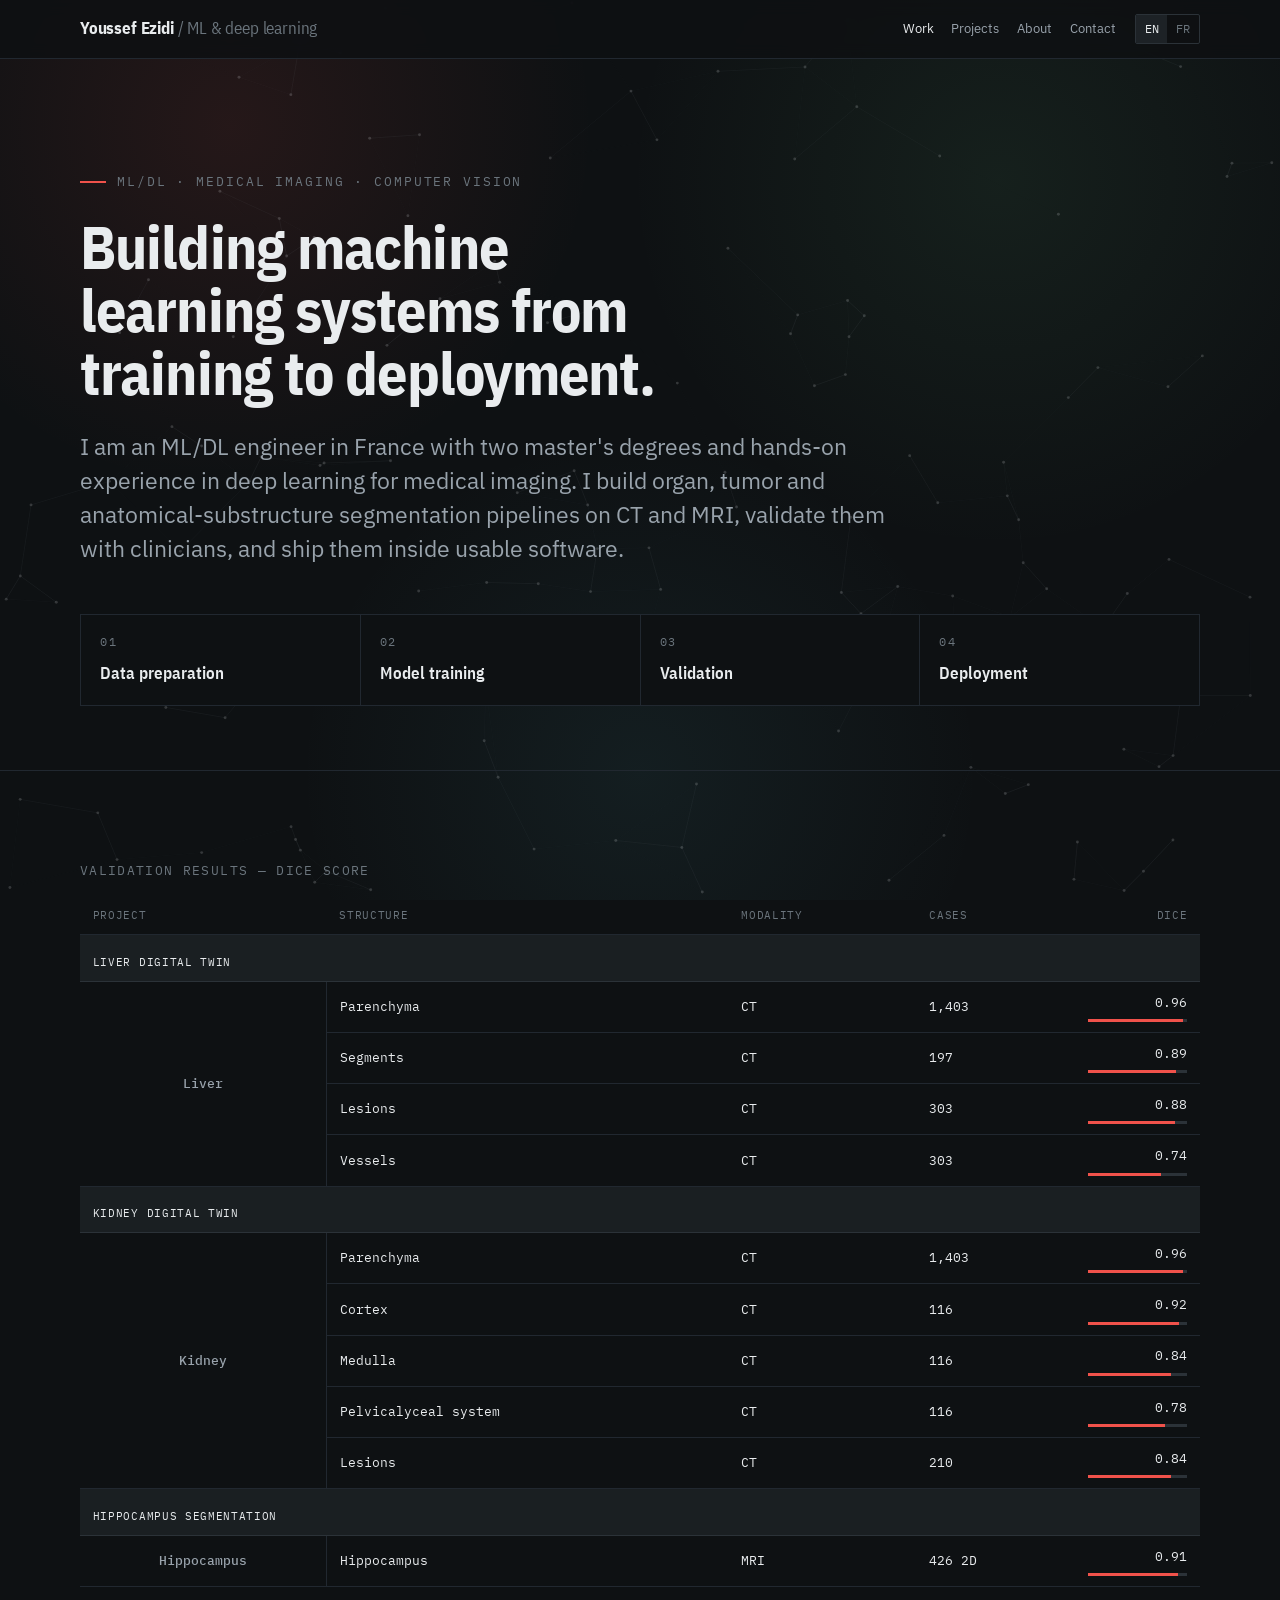
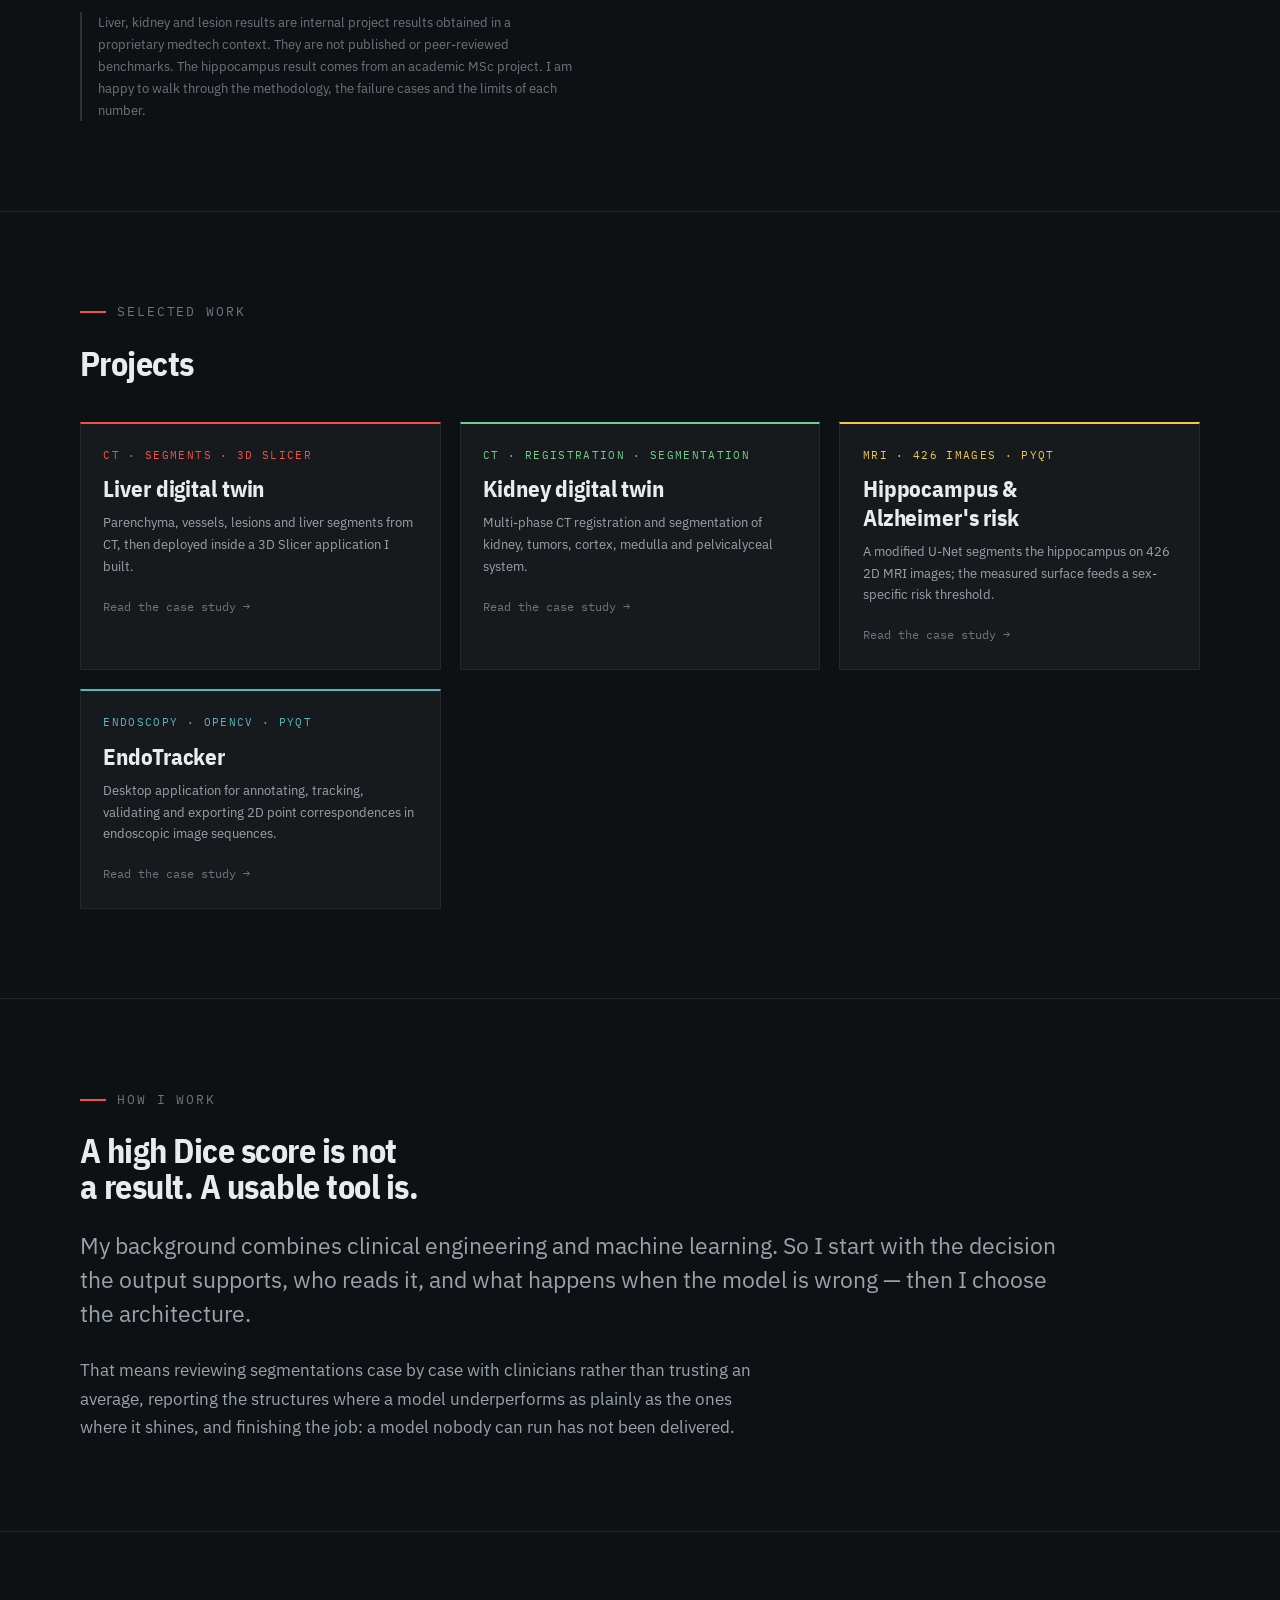
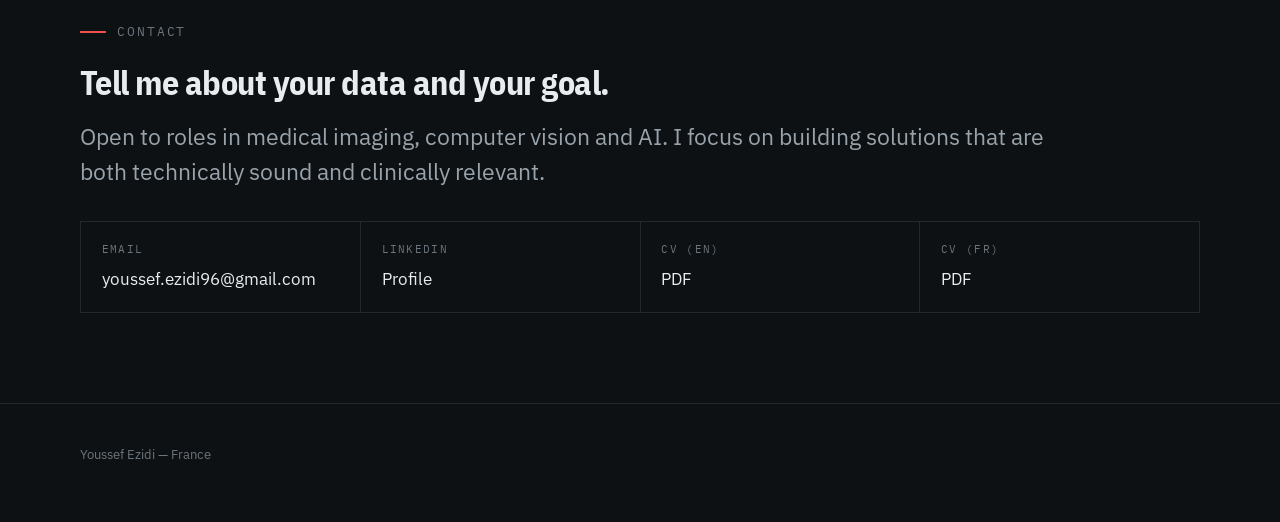
<file: index.html>
<!DOCTYPE html>
<html lang="en" data-lang="en">
<head>
<meta charset="utf-8">
<meta name="viewport" content="width=device-width, initial-scale=1">
<title data-en="Youssef Ezidi — ML/DL, medical imaging, computer vision" data-fr="Youssef Ezidi — ML/DL, imagerie médicale, vision par ordinateur">Youssef Ezidi — ML/DL, medical imaging, computer vision</title>
<meta name="description" content="ML/DL engineer in France: CT and MRI segmentation, model validation, and clinical software deployment.">
<link rel="preconnect" href="https://fonts.googleapis.com">
<link rel="preconnect" href="https://fonts.gstatic.com" crossorigin>
<link href="https://fonts.googleapis.com/css2?family=IBM+Plex+Mono:wght@400;500&family=IBM+Plex+Sans+Condensed:wght@600;700&family=IBM+Plex+Sans:wght@400;500;600&display=swap" rel="stylesheet">
<link rel="stylesheet" href="assets/css/style.css">
</head>
<body>
<a class="skip" href="#main"><span lang="en">Skip to content</span><span lang="fr">Aller au contenu</span></a>
<header class="topbar">
  <div class="wrap topbar__in">
    <a class="brand" href="index.html">Youssef Ezidi <span>/ ML & deep learning</span></a>
    <nav class="nav">
      <a href="index.html"><span lang="en">Work</span><span lang="fr">Projets</span></a>
      <a href="#projects"><span lang="en">Projects</span><span lang="fr">Projets</span></a>
      <a href="about.html"><span lang="en">About</span><span lang="fr">Parcours</span></a>
      <a href="#contact">Contact</a>
    </nav>
    <div class="langswitch" role="group" aria-label="Language">
      <button type="button" data-lang="en" aria-pressed="true">EN</button>
      <button type="button" data-lang="fr" aria-pressed="false">FR</button>
    </div>
  </div>
</header>
<main id="main">

<section class="wrap hero">
  <p class="eyebrow"><span lang="en">ML/DL · Medical imaging · Computer vision</span><span lang="fr">ML/DL · Imagerie médicale · Vision par ordinateur</span></p>
  <h1><span lang="en">Building machine learning systems from training to deployment.</span><span lang="fr">Construire des systèmes de machine learning, de l'entraînement au déploiement.</span></h1>
  <p class="lede"><span lang="en">I am an ML/DL engineer in France with two master's degrees and hands-on experience in deep learning for medical imaging. I build organ, tumor and anatomical-substructure segmentation pipelines on CT and MRI, validate them with clinicians, and ship them inside usable software.</span><span lang="fr">Je suis ingénieur ML/DL en France, avec un double master et une expérience concrète du deep learning appliqué à l'imagerie médicale. Je construis des pipelines de segmentation d'organes, de tumeurs et de sous-structures anatomiques sur CT et IRM, les valide avec des cliniciens, puis les intègre dans des logiciels utilisables.</span></p>

  <div class="pipeline">
    <div><b>01</b><span><span lang="en">Data preparation</span><span lang="fr">Préparation des données</span></span></div>
    <div><b>02</b><span><span lang="en">Model training</span><span lang="fr">Entraînement</span></span></div>
    <div><b>03</b><span><span lang="en">Validation</span><span lang="fr">Validation</span></span></div>
    <div><b>04</b><span><span lang="en">Deployment</span><span lang="fr">Déploiement</span></span></div>
  </div>
</section>

<section class="section">
  <div class="wrap">
    <table class="metrics">
      <caption><span lang="en">Validation results — Dice score</span><span lang="fr">Résultats de validation — Dice score</span></caption>
      <thead><tr>
        <th><span lang="en">Project</span><span lang="fr">Projet</span></th>
        <th><span lang="en">Structure</span><span lang="fr">Structure</span></th>
        <th><span lang="en">Modality</span><span lang="fr">Modalité</span></th>
        <th><span lang="en">Cases</span><span lang="fr">Volumes</span></th>
        <th>Dice</th>
      </tr></thead>
      <tbody>
<tr class="metric-group"><th colspan="5"><span lang="en">Liver digital twin</span><span lang="fr">Jumeau numérique hépatique</span></th></tr>
<tr><td class="metric-project" rowspan="4"><span lang="en">Liver</span><span lang="fr">Foie</span></td><td><span lang="en">Parenchyma</span><span lang="fr">Parenchyme</span></td><td class="mono">CT</td><td class="mono">1,403</td><td class="dice">0.96<span class="bar"><i style="width:96%"></i></span></td></tr>
<tr><td><span lang="en">Segments</span><span lang="fr">Segments hépatiques</span></td><td class="mono">CT</td><td class="mono">197</td><td class="dice">0.89<span class="bar"><i style="width:89%"></i></span></td></tr>
<tr><td><span lang="en">Lesions</span><span lang="fr">Lésions hépatiques</span></td><td class="mono">CT</td><td class="mono">303</td><td class="dice">0.88<span class="bar"><i style="width:88%"></i></span></td></tr>
<tr><td><span lang="en">Vessels</span><span lang="fr">Vaisseaux hépatiques</span></td><td class="mono">CT</td><td class="mono">303</td><td class="dice">0.74<span class="bar"><i style="width:74%"></i></span></td></tr>
<tr class="metric-group"><th colspan="5"><span lang="en">Kidney digital twin</span><span lang="fr">Jumeau numérique rénal</span></th></tr>
<tr><td class="metric-project" rowspan="5"><span lang="en">Kidney</span><span lang="fr">Rein</span></td><td><span lang="en">Parenchyma</span><span lang="fr">Parenchyme</span></td><td class="mono">CT</td><td class="mono">1,403</td><td class="dice">0.96<span class="bar"><i style="width:96%"></i></span></td></tr>
<tr><td><span lang="en">Cortex</span><span lang="fr">Cortex rénal</span></td><td class="mono">CT</td><td class="mono">116</td><td class="dice">0.92<span class="bar"><i style="width:92%"></i></span></td></tr>
<tr><td><span lang="en">Medulla</span><span lang="fr">Médulla rénale</span></td><td class="mono">CT</td><td class="mono">116</td><td class="dice">0.84<span class="bar"><i style="width:84%"></i></span></td></tr>
<tr><td><span lang="en">Pelvicalyceal system</span><span lang="fr">Système pyélocaliciel</span></td><td class="mono">CT</td><td class="mono">116</td><td class="dice">0.78<span class="bar"><i style="width:78%"></i></span></td></tr>
<tr><td><span lang="en">Lesions</span><span lang="fr">Lésions rénales</span></td><td class="mono">CT</td><td class="mono">210</td><td class="dice">0.84<span class="bar"><i style="width:84%"></i></span></td></tr>
<tr class="metric-group"><th colspan="5"><span lang="en">Hippocampus segmentation</span><span lang="fr">Segmentation de l'hippocampe</span></th></tr>
<tr><td class="metric-project"><span lang="en">Hippocampus</span><span lang="fr">Hippocampe</span></td><td><span lang="en">Hippocampus</span><span lang="fr">Hippocampe</span></td><td class="mono">MRI</td><td class="mono">426 2D</td><td class="dice">0.91<span class="bar"><i style="width:91%"></i></span></td></tr>
      </tbody>
    </table>
    <p class="note"><span lang="en">Liver, kidney and lesion results are internal project results obtained in a proprietary medtech context. They are not published or peer-reviewed benchmarks. The hippocampus result comes from an academic MSc project. I am happy to walk through the methodology, the failure cases and the limits of each number.</span><span lang="fr">Les résultats foie, rein et lésions sont des résultats internes obtenus en contexte medtech propriétaire. Ils ne constituent ni un benchmark publié ni un travail revu par les pairs. Le résultat hippocampe provient d'un projet académique de master. Je peux détailler la méthodologie, les cas d'échec et les limites de chaque chiffre.</span></p>
  </div>
</section>

<section class="section" id="projects">
  <div class="wrap">
    <p class="eyebrow"><span lang="en">Selected work</span><span lang="fr">Projets</span></p>
    <h2><span lang="en">Projects</span><span lang="fr">Projets</span></h2>
    <div class="cards">
<a class="card" href="liver.html" style="--plane: var(--axial)"><span class="tag">CT · Segments · 3D Slicer</span><h3><span lang="en">Liver digital twin</span><span lang="fr">Jumeau numérique hépatique</span></h3><p><span lang="en">Parenchyma, vessels, lesions and liver segments from CT, then deployed inside a 3D Slicer application I built.</span><span lang="fr">Parenchyme, vaisseaux, lésions et segments hépatiques sur CT, puis déployés dans une application 3D Slicer que j'ai développée.</span></p><span class="go"><span lang="en">Read the case study &rarr;</span><span lang="fr">Lire l'étude de cas &rarr;</span></span></a>
<a class="card" href="kidney.html" style="--plane: var(--coronal)"><span class="tag">CT · Registration · Segmentation</span><h3><span lang="en">Kidney digital twin</span><span lang="fr">Jumeau numérique rénal</span></h3><p><span lang="en">Multi-phase CT registration and segmentation of kidney, tumors, cortex, medulla and pelvicalyceal system.</span><span lang="fr">Recalage CT multi-phase et segmentation du rein, des tumeurs, du cortex, de la médulla et du système pyélocaliciel.</span></p><span class="go"><span lang="en">Read the case study &rarr;</span><span lang="fr">Lire l'étude de cas &rarr;</span></span></a>
<a class="card" href="hippocampus.html" style="--plane: var(--sagittal)"><span class="tag">MRI · 426 images · PyQt</span><h3><span lang="en">Hippocampus & Alzheimer's risk</span><span lang="fr">Hippocampe et risque d'Alzheimer</span></h3><p><span lang="en">A modified U-Net segments the hippocampus on 426 2D MRI images; the measured surface feeds a sex-specific risk threshold.</span><span lang="fr">Un U-Net modifié segmente l'hippocampe sur 426 images IRM 2D ; la surface mesurée alimente un seuil de risque spécifique au sexe.</span></p><span class="go"><span lang="en">Read the case study &rarr;</span><span lang="fr">Lire l'étude de cas &rarr;</span></span></a>
<a class="card" href="endoscopy.html" style="--plane: var(--optical)"><span class="tag">Endoscopy · OpenCV · PyQt</span><h3>EndoTracker</h3><p><span lang="en">Desktop application for annotating, tracking, validating and exporting 2D point correspondences in endoscopic image sequences.</span><span lang="fr">Application desktop pour annoter, suivre, valider et exporter des correspondances de points 2D dans des séquences d'images endoscopiques.</span></p><span class="go"><span lang="en">Read the case study &rarr;</span><span lang="fr">Lire l'étude de cas &rarr;</span></span></a>
    </div>
  </div>
</section>

<section class="section">
  <div class="wrap">
    <p class="eyebrow"><span lang="en">How I work</span><span lang="fr">Ma façon de travailler</span></p>
    <h2 style="max-width:22ch"><span lang="en">A high Dice score is not a result. A usable tool is.</span><span lang="fr">Un Dice élevé n'est pas un résultat. Un outil utilisable en est un.</span></h2>
    <p class="lede" style="margin-top:1.5rem"><span lang="en">My background combines clinical engineering and machine learning. So I start with the decision the output supports, who reads it, and what happens when the model is wrong — then I choose the architecture.</span><span lang="fr">Mon parcours combine l'ingénierie clinique et le machine learning. Je commence donc par la décision que la sortie doit soutenir, par qui la lit, et par ce qui se passe quand le modèle se trompe — puis je choisis l'architecture.</span></p>
    <p style="margin-top:1.5rem;color:var(--soft)"><span lang="en">That means reviewing segmentations case by case with clinicians rather than trusting an average, reporting the structures where a model underperforms as plainly as the ones where it shines, and finishing the job: a model nobody can run has not been delivered.</span><span lang="fr">Concrètement : relire les segmentations cas par cas avec les cliniciens plutôt que de se fier à une moyenne, rapporter aussi clairement les structures où le modèle échoue que celles où il excelle, et aller au bout : un modèle que personne ne peut lancer n'est pas livré.</span></p>
  </div>
</section>

<section class="section" id="contact">
  <div class="wrap">
    <p class="eyebrow">Contact</p>
    <h2><span lang="en">Tell me about your data and your goal.</span><span lang="fr">Parlez-moi de vos données et de votre objectif.</span></h2>
    <p class="lede" style="margin-top:1.2rem"><span lang="en">Open to roles in medical imaging, computer vision and AI. I focus on building solutions that are both technically sound and clinically relevant.</span><span lang="fr">Ouvert aux postes en imagerie médicale, vision par ordinateur et IA. Je me concentre sur la construction de solutions à la fois techniquement solides et cliniquement pertinentes.</span></p>
    <div class="contact">
      <a href="mailto:youssef.ezidi96@gmail.com"><b>Email</b>youssef.ezidi96@gmail.com</a>
      <a href="https://www.linkedin.com/in/youssef-ezidi-624b08156/" rel="noopener"><b>LinkedIn</b><span lang="en">Profile</span><span lang="fr">Profil</span></a>
      <a href="files/cv-youssef-ezidi-en.pdf"><b>CV (EN)</b>PDF</a>
      <a href="files/cv-youssef-ezidi-fr.pdf"><b>CV (FR)</b>PDF</a>
    </div>
  </div>
</section>
</main>
<footer>
  <div class="wrap">
    <span>Youssef Ezidi — France</span>
  </div>
</footer>
<script src="assets/js/site.js"></script>
</body>
</html>
</file>
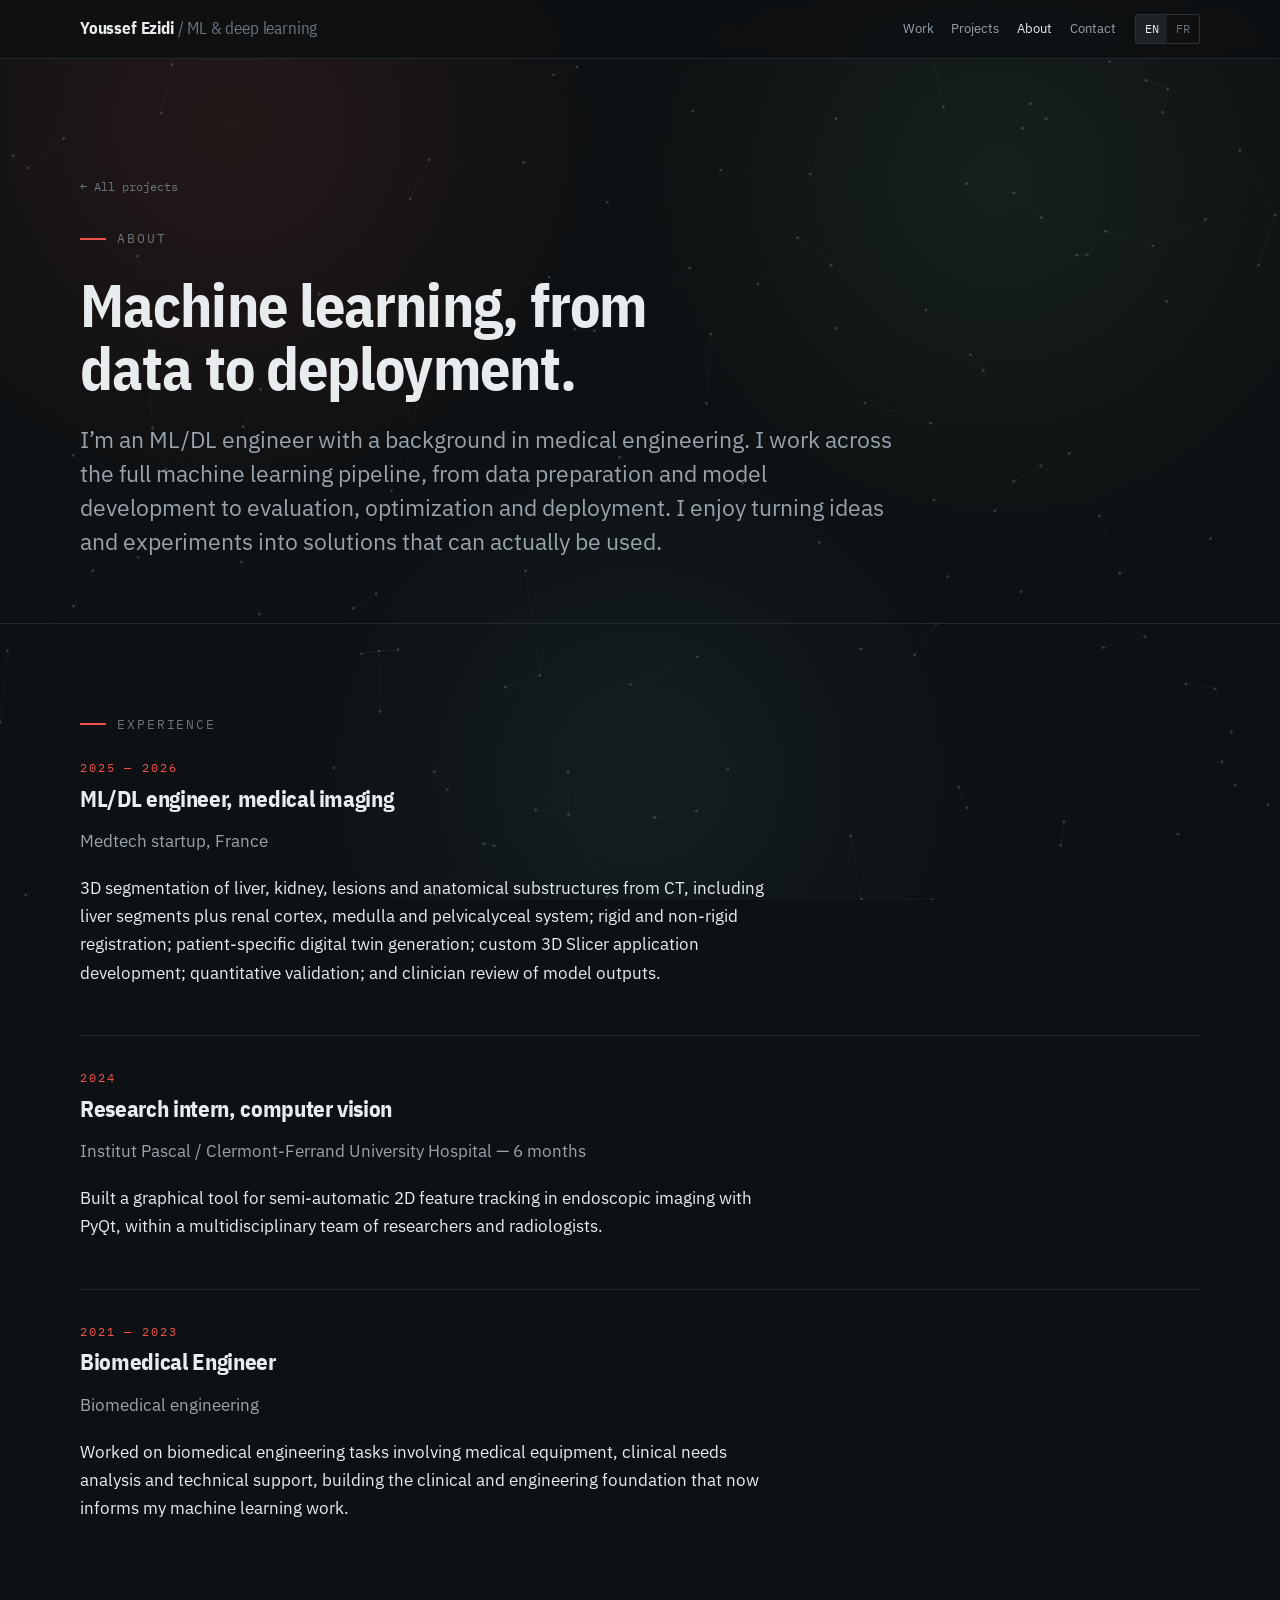
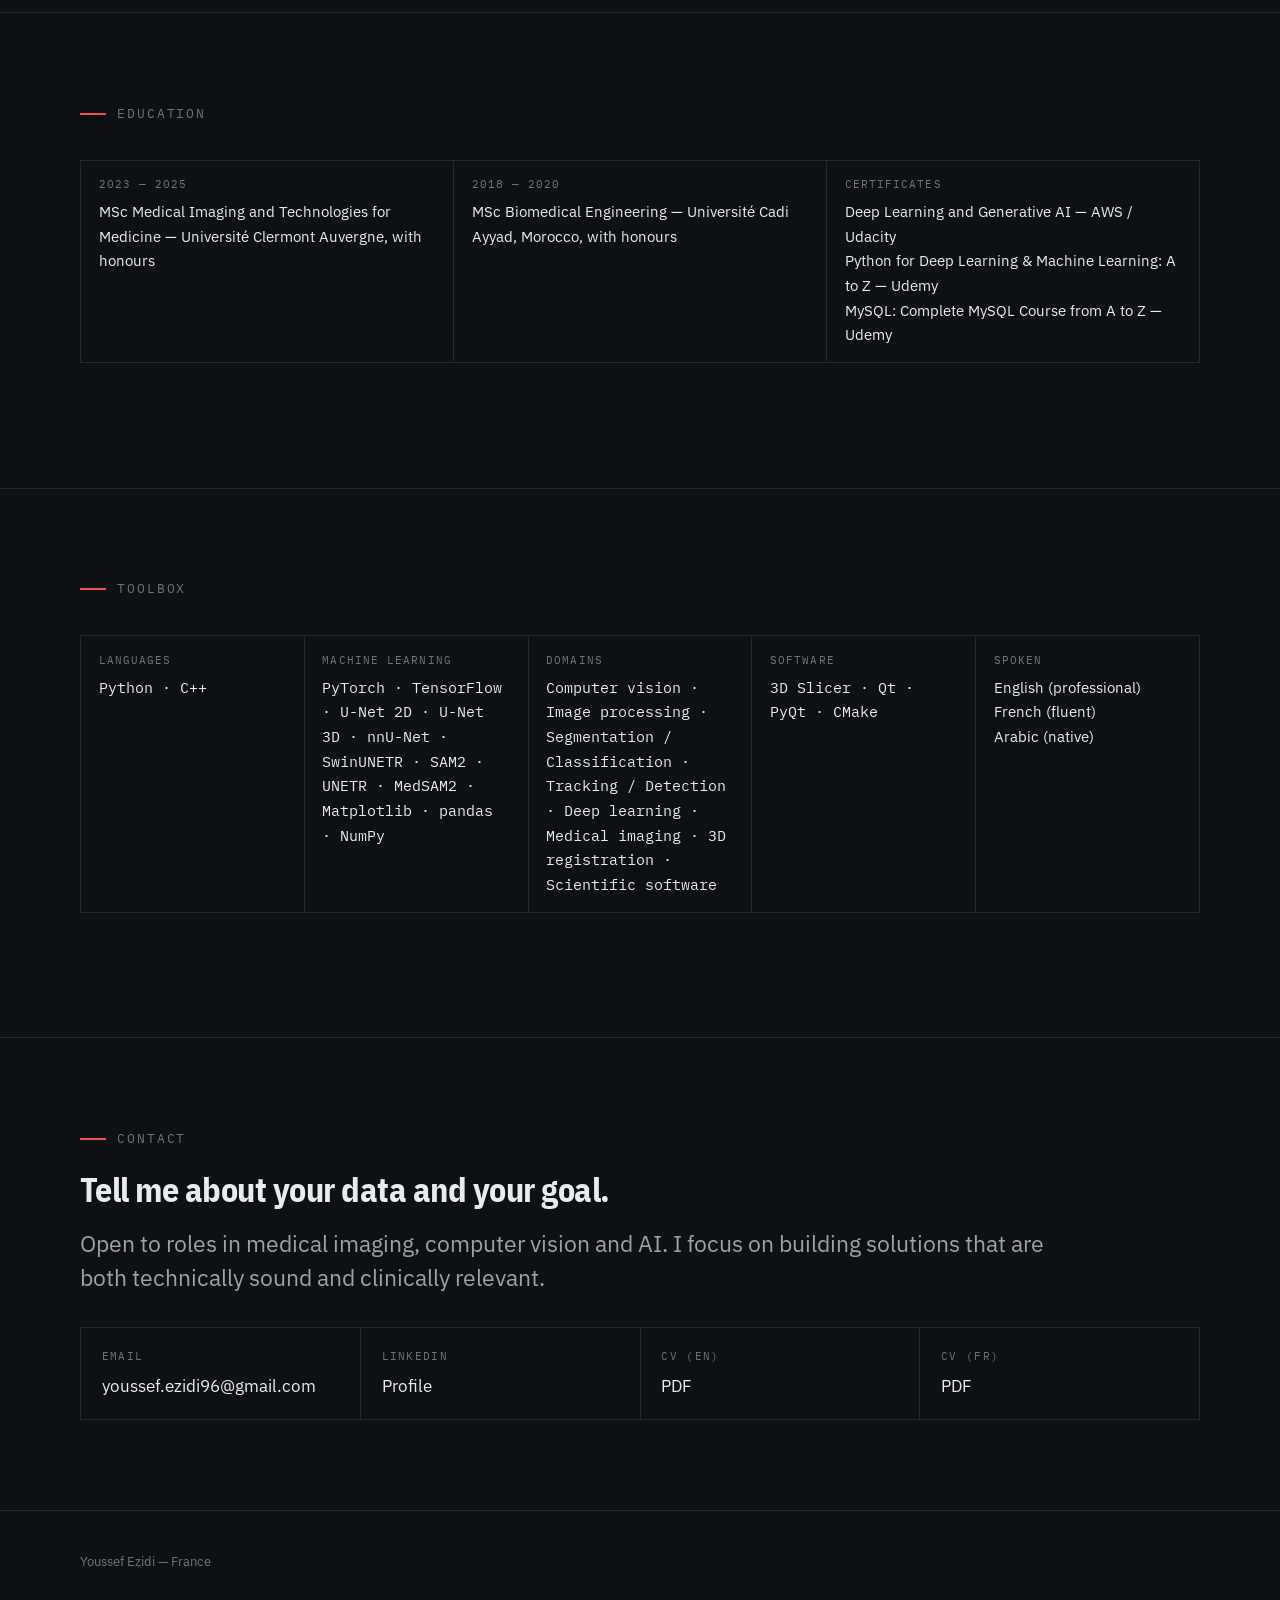
<file: about.html>
<!DOCTYPE html>
<html lang="en" data-lang="en">
<head>
<meta charset="utf-8">
<meta name="viewport" content="width=device-width, initial-scale=1">
<title data-en="About — Youssef Ezidi" data-fr="Parcours — Youssef Ezidi">About — Youssef Ezidi</title>
<meta name="description" content="ML/DL engineer in France specialising in medical imaging, computer vision and clinical software.">
<link rel="preconnect" href="https://fonts.googleapis.com">
<link rel="preconnect" href="https://fonts.gstatic.com" crossorigin>
<link href="https://fonts.googleapis.com/css2?family=IBM+Plex+Mono:wght@400;500&family=IBM+Plex+Sans+Condensed:wght@600;700&family=IBM+Plex+Sans:wght@400;500;600&display=swap" rel="stylesheet">
<link rel="stylesheet" href="assets/css/style.css">
</head>
<body>
<a class="skip" href="#main"><span lang="en">Skip to content</span><span lang="fr">Aller au contenu</span></a>
<header class="topbar">
  <div class="wrap topbar__in">
    <a class="brand" href="index.html">Youssef Ezidi <span>/ ML & deep learning</span></a>
    <nav class="nav">
      <a href="index.html"><span lang="en">Work</span><span lang="fr">Projets</span></a>
      <a href="index.html#projects"><span lang="en">Projects</span><span lang="fr">Projets</span></a>
      <a href="about.html"><span lang="en">About</span><span lang="fr">Parcours</span></a>
      <a href="#contact">Contact</a>
    </nav>
    <div class="langswitch" role="group" aria-label="Language">
      <button type="button" data-lang="en" aria-pressed="true">EN</button>
      <button type="button" data-lang="fr" aria-pressed="false">FR</button>
    </div>
  </div>
</header>
<main id="main">

<section class="wrap hero">
  <a class="back" href="index.html"><span lang="en">&larr; All projects</span><span lang="fr">&larr; Tous les projets</span></a>
  <p class="eyebrow"><span lang="en">About</span><span lang="fr">Parcours</span></p>
  <h1><span lang="en">Machine learning, from data to deployment.</span><span lang="fr">Machine learning, de la donnée au déploiement.</span></h1>
  <p class="lede" style="margin-top:1.5rem"><span lang="en">I’m an ML/DL engineer with a background in medical engineering. I work across the full machine learning pipeline, from data preparation and model development to evaluation, optimization and deployment. I enjoy turning ideas and experiments into solutions that can actually be used.</span><span lang="fr">Je suis ingénieur ML/DL avec une formation en ingénierie médicale. Je travaille sur toute la chaîne machine learning, de la préparation des données et du développement des modèles jusqu'à l'évaluation, l'optimisation et le déploiement. J'aime transformer des idées et des expérimentations en solutions réellement utilisables.</span></p>
</section>

<section class="section">
  <div class="wrap">
    <p class="eyebrow"><span lang="en">Experience</span><span lang="fr">Expérience</span></p>
    <div class="phase" style="border-top:0;margin-top:1rem;padding-top:0">
      <p class="phase__n">2025 — 2026</p>
      <h2><span lang="en">ML/DL engineer, medical imaging</span><span lang="fr">Ingénieur ML/DL, imagerie médicale</span></h2>
      <p style="color:var(--soft)"><span lang="en">Medtech startup, France</span><span lang="fr">Startup medtech, France</span></p>
      <p style="margin-top:1rem"><span lang="en">3D segmentation of liver, kidney, lesions and anatomical substructures from CT, including liver segments plus renal cortex, medulla and pelvicalyceal system; rigid and non-rigid registration; patient-specific digital twin generation; custom 3D Slicer application development; quantitative validation; and clinician review of model outputs.</span><span lang="fr">Segmentation 3D du foie, du rein, des lésions et de sous-structures anatomiques sur CT, incluant les segments hépatiques ainsi que le cortex, la médulla et le système pyélocaliciel du rein ; recalage rigide et non rigide ; génération de jumeaux numériques patient-spécifiques ; développement d'une application 3D Slicer sur mesure ; validation quantitative ; et revue des sorties des modèles avec les cliniciens.</span></p>
    </div>
    <div class="phase">
      <p class="phase__n">2024</p>
      <h2><span lang="en">Research intern, computer vision</span><span lang="fr">Stagiaire recherche, vision par ordinateur</span></h2>
      <p style="color:var(--soft)"><span lang="en">Institut Pascal / Clermont-Ferrand University Hospital — 6 months</span><span lang="fr">Institut Pascal / CHU de Clermont-Ferrand — 6 mois</span></p>
      <p style="margin-top:1rem"><span lang="en">Built a graphical tool for semi-automatic 2D feature tracking in endoscopic imaging with PyQt, within a multidisciplinary team of researchers and radiologists.</span><span lang="fr">Développement d'un outil graphique de suivi semi-automatique de points 2D en imagerie endoscopique avec PyQt, au sein d'une équipe pluridisciplinaire de chercheurs et de radiologues.</span></p>
    </div>
    <div class="phase">
      <p class="phase__n">2021 — 2023</p>
      <h2><span lang="en">Biomedical Engineer</span><span lang="fr">Ingénieur biomédical</span></h2>
      <p style="color:var(--soft)"><span lang="en">Biomedical engineering</span><span lang="fr">Ingénierie biomédicale</span></p>
      <p style="margin-top:1rem"><span lang="en">Worked on biomedical engineering tasks involving medical equipment, clinical needs analysis and technical support, building the clinical and engineering foundation that now informs my machine learning work.</span><span lang="fr">Travail sur des missions d'ingénierie biomédicale liées aux équipements médicaux, à l'analyse des besoins cliniques et au support technique, avec une base clinique et technique qui nourrit aujourd'hui mon travail en machine learning.</span></p>
    </div>
  </div>
</section>

<section class="section">
  <div class="wrap">
    <p class="eyebrow"><span lang="en">Education</span><span lang="fr">Formation</span></p>
    <dl class="facts">
      <div><dt>2023 — 2025</dt><dd><span lang="en">MSc Medical Imaging and Technologies for Medicine — Université Clermont Auvergne, with honours</span><span lang="fr">Master Imagerie et Technologies pour la Médecine — Université Clermont Auvergne, mention bien</span></dd></div>
      <div><dt>2018 — 2020</dt><dd><span lang="en">MSc Biomedical Engineering — Université Cadi Ayyad, Morocco, with honours</span><span lang="fr">Master Génie Biomédical — Université Cadi Ayyad, Maroc, mention bien</span></dd></div>
      <div><dt><span lang="en">Certificates</span><span lang="fr">Certificats</span></dt><dd><span lang="en">Deep Learning and Generative AI — AWS / Udacity<br>Python for Deep Learning &amp; Machine Learning: A to Z — Udemy<br>MySQL: Complete MySQL Course from A to Z — Udemy</span><span lang="fr">Deep Learning and Generative AI — AWS / Udacity<br>Python for Deep Learning &amp; Machine Learning: A to Z — Udemy<br>MySQL : Complete MySQL Course from A to Z — Udemy</span></dd></div>
    </dl>
  </div>
</section>

<section class="section">
  <div class="wrap">
    <p class="eyebrow"><span lang="en">Toolbox</span><span lang="fr">Outils</span></p>
    <dl class="facts">
      <div><dt><span lang="en">Languages</span><span lang="fr">Langages</span></dt><dd class="mono">Python · C++</dd></div>
      <div><dt><span lang="en">Machine learning</span><span lang="fr">Machine learning</span></dt><dd class="mono">PyTorch · TensorFlow · U-Net 2D · U-Net 3D · nnU-Net · SwinUNETR · SAM2 · UNETR · MedSAM2 · Matplotlib · pandas · NumPy</dd></div>
      <div><dt><span lang="en">Domains</span><span lang="fr">Domaines</span></dt><dd class="mono"><span lang="en">Computer vision · Image processing · Segmentation / Classification · Tracking / Detection · Deep learning · Medical imaging · 3D registration · Scientific software</span><span lang="fr">Vision par ordinateur · Traitement d'images · Segmentation / Classification · Tracking / Détection · Deep learning · Imagerie médicale · Recalage 3D · Logiciel scientifique</span></dd></div>
      <div><dt><span lang="en">Software</span><span lang="fr">Logiciel</span></dt><dd class="mono">3D Slicer · Qt · PyQt · CMake</dd></div>
      <div><dt><span lang="en">Spoken</span><span lang="fr">Langues</span></dt><dd><span lang="en">English (professional)<br>French (fluent)<br>Arabic (native)</span><span lang="fr">Anglais (professionnel)<br>Français (courant)<br>Arabe (maternel)</span></dd></div>
    </dl>
  </div>
</section>

<section class="section" id="contact">
  <div class="wrap">
    <p class="eyebrow">Contact</p>
    <h2><span lang="en">Tell me about your data and your goal.</span><span lang="fr">Parlez-moi de vos données et de votre objectif.</span></h2>
    <p class="lede" style="margin-top:1.2rem"><span lang="en">Open to roles in medical imaging, computer vision and AI. I focus on building solutions that are both technically sound and clinically relevant.</span><span lang="fr">Ouvert aux postes en imagerie médicale, vision par ordinateur et IA. Je me concentre sur la construction de solutions à la fois techniquement solides et cliniquement pertinentes.</span></p>
    <div class="contact">
      <a href="mailto:youssef.ezidi96@gmail.com"><b>Email</b>youssef.ezidi96@gmail.com</a>
      <a href="https://www.linkedin.com/in/youssef-ezidi-624b08156/" rel="noopener"><b>LinkedIn</b><span lang="en">Profile</span><span lang="fr">Profil</span></a>
      <a href="files/cv-youssef-ezidi-en.pdf"><b>CV (EN)</b>PDF</a>
      <a href="files/cv-youssef-ezidi-fr.pdf"><b>CV (FR)</b>PDF</a>
    </div>
  </div>
</section>
</main>
<footer>
  <div class="wrap">
    <span>Youssef Ezidi — France</span>
  </div>
</footer>
<script src="assets/js/site.js"></script>
</body>
</html>
</file>
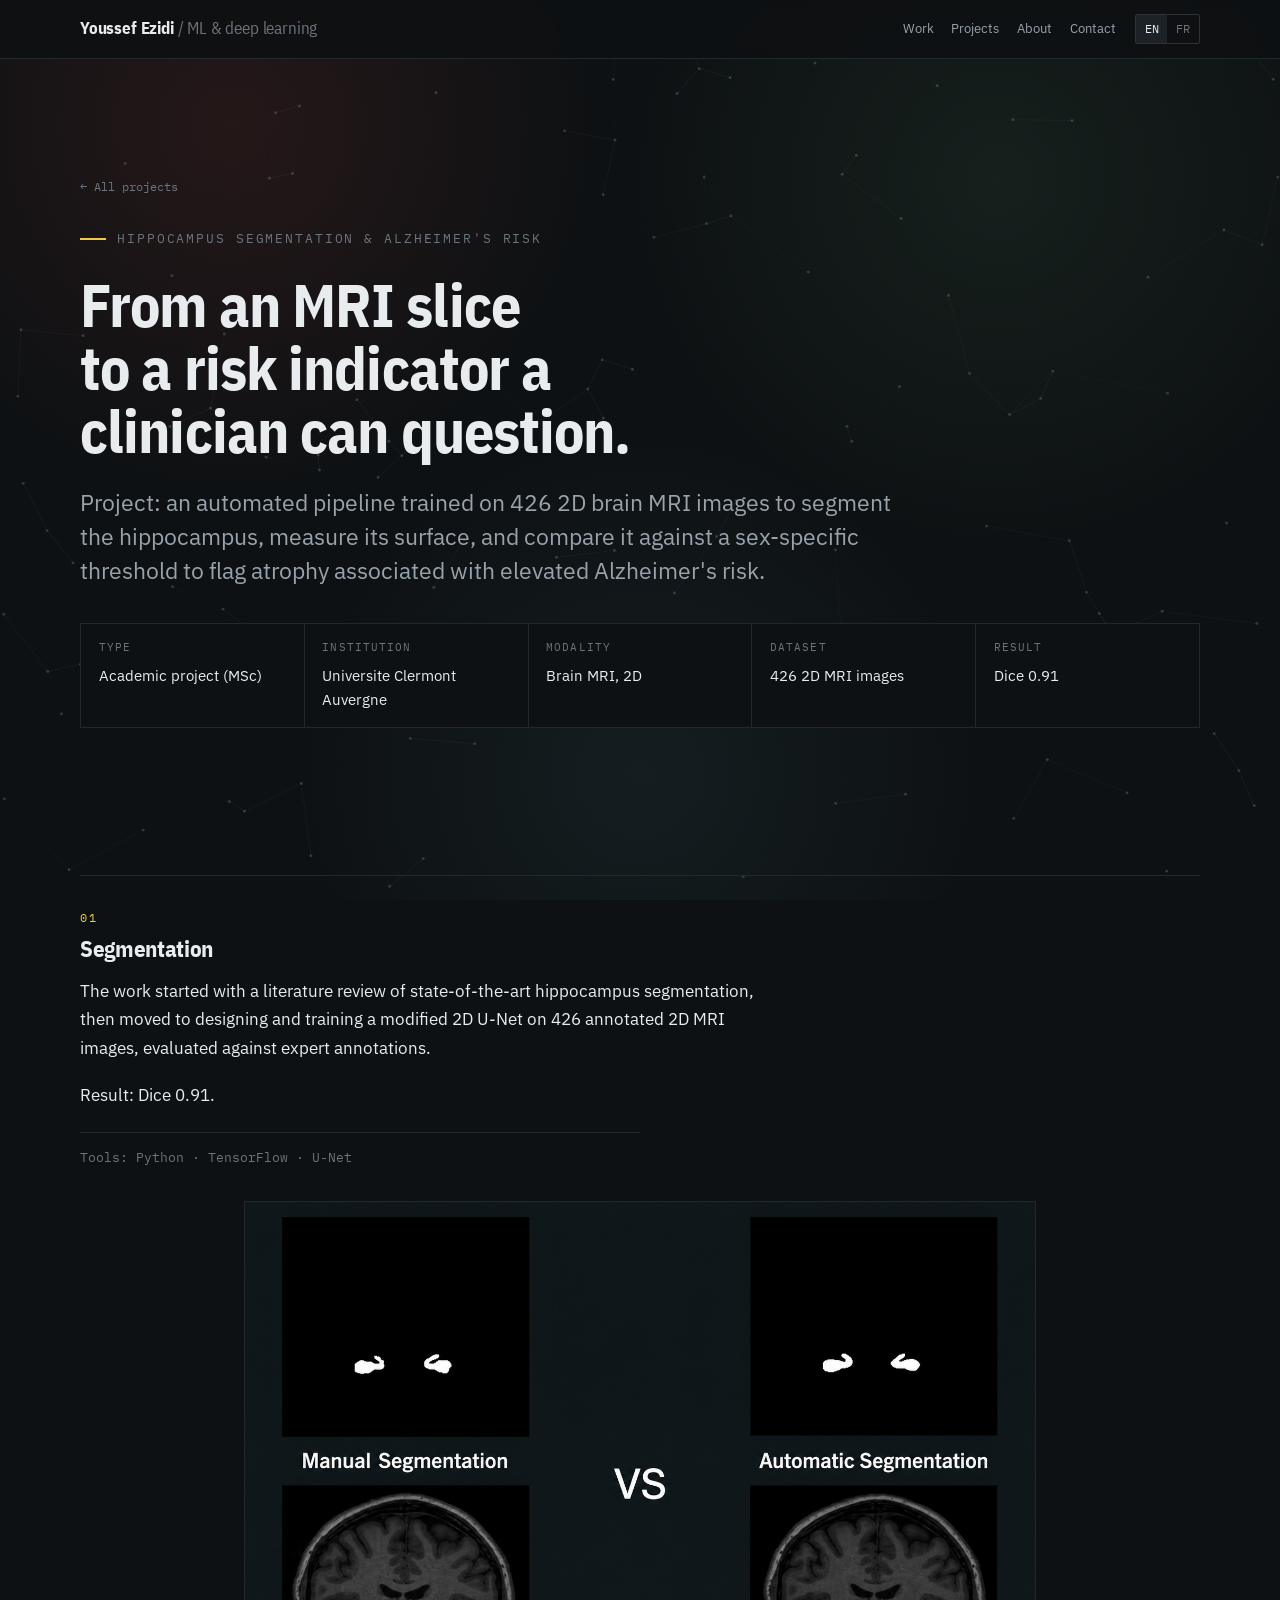
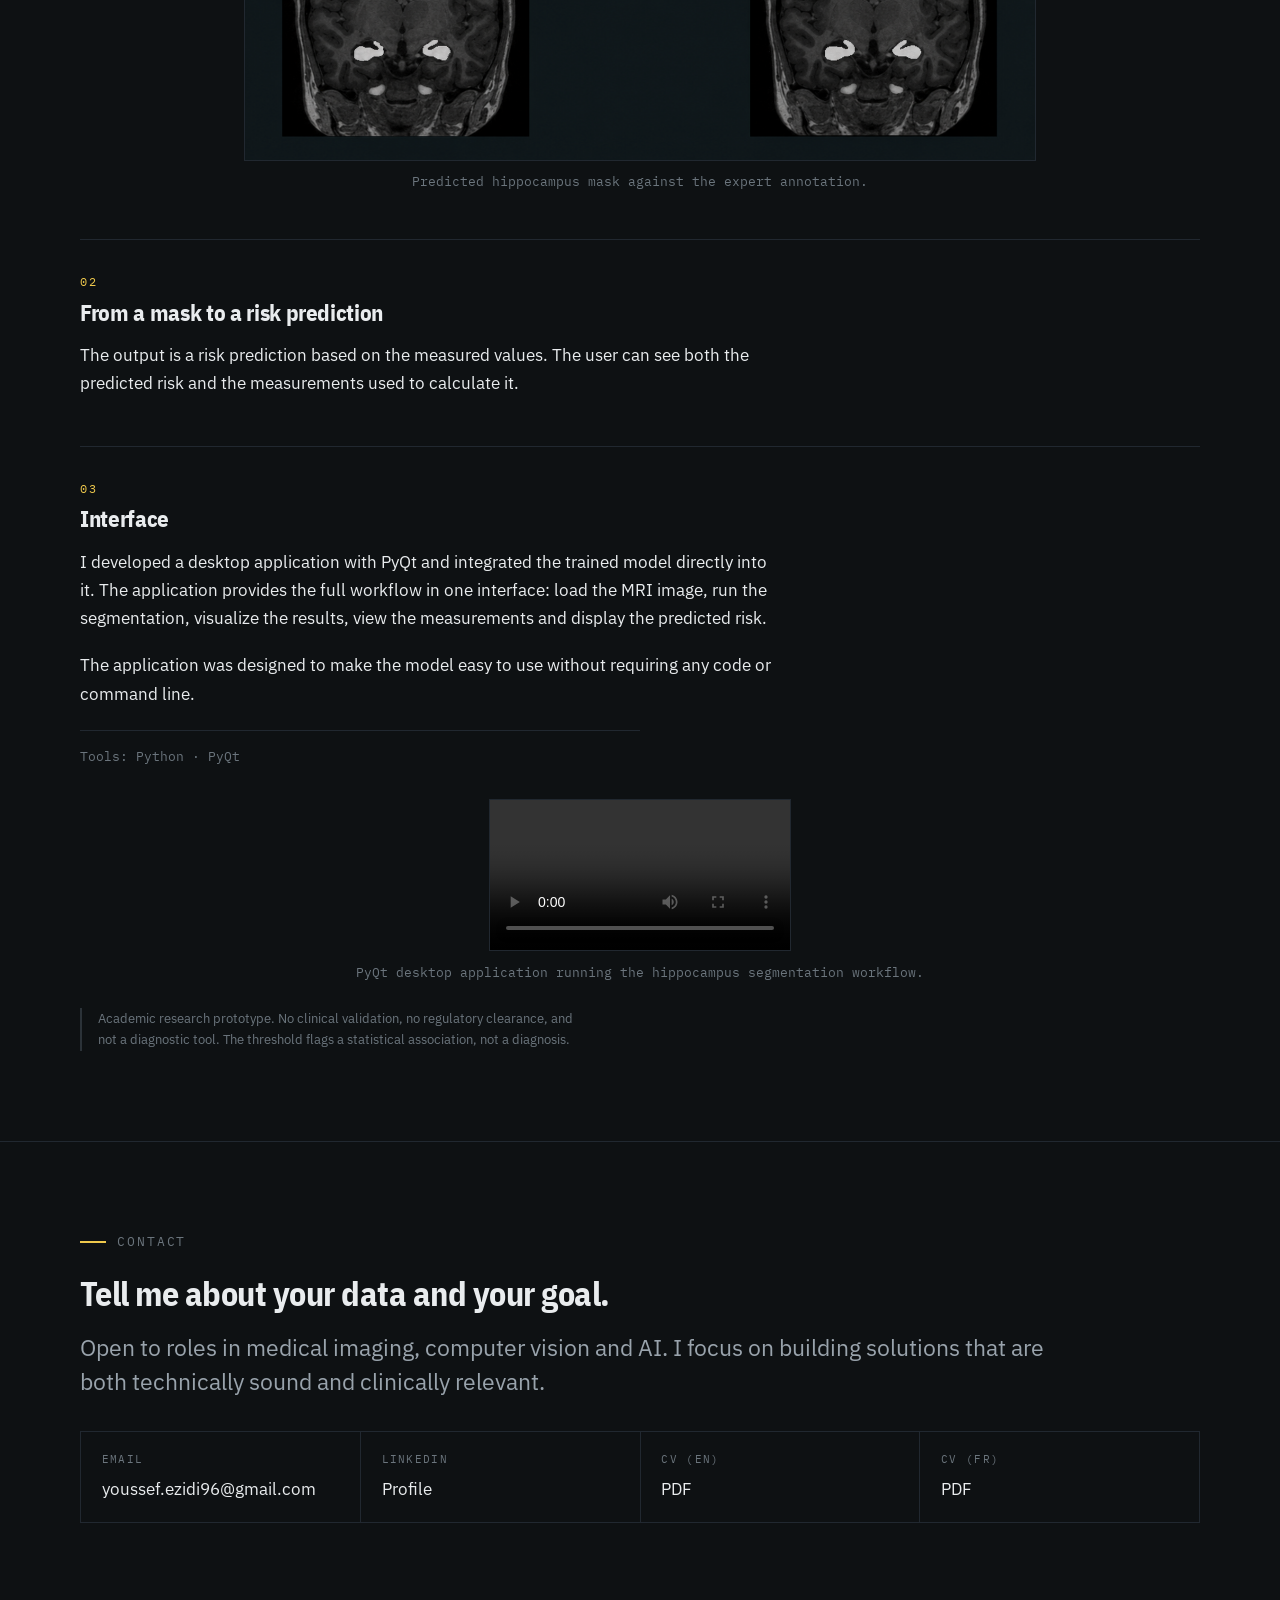
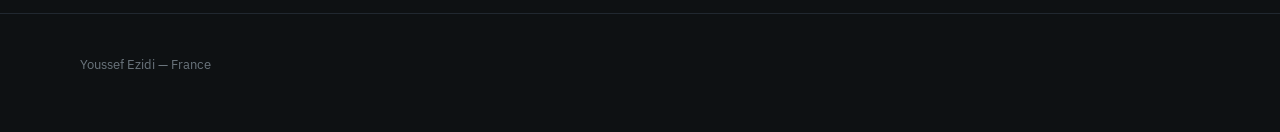
<file: hippocampus.html>
<!DOCTYPE html>
<html lang="en" data-lang="en" style="--plane: var(--sagittal); --accent: var(--sagittal)">
<head>
<meta charset="utf-8">
<meta name="viewport" content="width=device-width, initial-scale=1">
<title data-en="Hippocampus segmentation & Alzheimer's risk — Youssef Ezidi" data-fr="Segmentation de l'hippocampe et risque d'Alzheimer — Youssef Ezidi">Hippocampus segmentation & Alzheimer's risk — Youssef Ezidi</title>
<meta name="description" content="Modified U-Net segmentation of the hippocampus on 2D MRI, feeding a sex-specific atrophy threshold.">
<link rel="preconnect" href="https://fonts.googleapis.com">
<link rel="preconnect" href="https://fonts.gstatic.com" crossorigin>
<link href="https://fonts.googleapis.com/css2?family=IBM+Plex+Mono:wght@400;500&family=IBM+Plex+Sans+Condensed:wght@600;700&family=IBM+Plex+Sans:wght@400;500;600&display=swap" rel="stylesheet">
<link rel="stylesheet" href="assets/css/style.css">
</head>
<body class="case-hippocampus">
<a class="skip" href="#main"><span lang="en">Skip to content</span><span lang="fr">Aller au contenu</span></a>
<header class="topbar">
  <div class="wrap topbar__in">
    <a class="brand" href="index.html">Youssef Ezidi <span>/ ML & deep learning</span></a>
    <nav class="nav">
      <a href="index.html"><span lang="en">Work</span><span lang="fr">Projets</span></a>
      <a href="index.html#projects"><span lang="en">Projects</span><span lang="fr">Projets</span></a>
      <a href="about.html"><span lang="en">About</span><span lang="fr">Parcours</span></a>
      <a href="#contact">Contact</a>
    </nav>
    <div class="langswitch" role="group" aria-label="Language">
      <button type="button" data-lang="en" aria-pressed="true">EN</button>
      <button type="button" data-lang="fr" aria-pressed="false">FR</button>
    </div>
  </div>
</header>
<main id="main">

<section class="wrap hero">
  <a class="back" href="index.html"><span lang="en">&larr; All projects</span><span lang="fr">&larr; Tous les projets</span></a>
  <p class="eyebrow"><span lang="en">Hippocampus segmentation & Alzheimer's risk</span><span lang="fr">Segmentation de l'hippocampe et risque d'Alzheimer</span></p>
  <h1><span lang="en">From an MRI slice to a risk indicator a clinician can question.</span><span lang="fr">D'une coupe IRM à un indicateur de risque qu'un clinicien peut interroger.</span></h1>
  <p class="lede" style="margin-top:1.5rem"><span lang="en">Project: an automated pipeline trained on 426 2D brain MRI images to segment the hippocampus, measure its surface, and compare it against a sex-specific threshold to flag atrophy associated with elevated Alzheimer's risk.</span><span lang="fr">Projet : un pipeline automatisé entraîné sur 426 images IRM cérébrales 2D pour segmenter l'hippocampe, mesurer sa surface, et la comparer à un seuil spécifique au sexe afin de signaler une atrophie associée à un risque accru d'Alzheimer.</span></p>
  <dl class="facts">
<div><dt><span lang="en">Type</span><span lang="fr">Type</span></dt><dd><span lang="en">Academic project (MSc)</span><span lang="fr">Projet académique (Master)</span></dd></div>
<div><dt><span lang="en">Institution</span><span lang="fr">Établissement</span></dt><dd><span lang="en">Universite Clermont Auvergne</span><span lang="fr">Université Clermont Auvergne</span></dd></div>
<div><dt><span lang="en">Modality</span><span lang="fr">Modalité</span></dt><dd><span lang="en">Brain MRI, 2D</span><span lang="fr">IRM cérébrale, 2D</span></dd></div>
<div><dt><span lang="en">Dataset</span><span lang="fr">Dataset</span></dt><dd><span lang="en">426 2D MRI images</span><span lang="fr">426 images IRM 2D</span></dd></div>
<div><dt><span lang="en">Result</span><span lang="fr">Résultat</span></dt><dd><span lang="en">Dice 0.91</span><span lang="fr">Dice 0,91</span></dd></div>
  </dl>
</section>

<section class="section" style="border-top:0;padding-top:0">
  <div class="wrap">

<section class="phase">
  <p class="phase__n">01</p>
  <h2><span lang="en">Segmentation</span><span lang="fr">Segmentation</span></h2>
  
<p><span lang="en">The work started with a literature review of state-of-the-art hippocampus segmentation, then moved to designing and training a modified 2D U-Net on 426 annotated 2D MRI images, evaluated against expert annotations.</span><span lang="fr">Le travail a commencé par une revue de littérature sur les méthodes de segmentation de l'hippocampe à l'état de l'art, avant la conception et l'entraînement d'un U-Net 2D modifié sur 426 images IRM 2D annotées, évalué contre des annotations expertes.</span></p>
<p><span lang="en">Result: Dice 0.91.</span><span lang="fr">Résultat : Dice 0,91.</span></p>
<p class="stack"><span lang="en">Tools:</span><span lang="fr">Outils :</span> Python · TensorFlow · U-Net</p>
<figure class="hippo-first-figure">
  <img src="images/hippocampus-01-segmentation.png" alt="Predicted hippocampus mask against the expert annotation." data-label="images/hippocampus-01-segmentation.png">
  <figcaption><span lang="en">Predicted hippocampus mask against the expert annotation.</span><span lang="fr">Masque prédit de l'hippocampe comparé à l'annotation experte.</span></figcaption>
</figure>
</section>
<section class="phase">
  <p class="phase__n">02</p>
  <h2><span lang="en">From a mask to a risk prediction</span><span lang="fr">Du masque à une prédiction de risque</span></h2>
  
<p><span lang="en">The output is a risk prediction based on the measured values. The user can see both the predicted risk and the measurements used to calculate it.</span><span lang="fr">La sortie est une prédiction de risque basée sur les valeurs mesurées. L'utilisateur peut voir à la fois le risque prédit et les mesures utilisées pour le calculer.</span></p>
</section>
<section class="phase">
  <p class="phase__n">03</p>
  <h2><span lang="en">Interface</span><span lang="fr">Interface</span></h2>
  
<p><span lang="en">I developed a desktop application with PyQt and integrated the trained model directly into it. The application provides the full workflow in one interface: load the MRI image, run the segmentation, visualize the results, view the measurements and display the predicted risk.</span><span lang="fr">J'ai développé une application desktop avec PyQt et intégré le modèle entraîné directement dedans. L'application fournit le workflow complet dans une seule interface : charger l'image IRM, lancer la segmentation, visualiser les résultats, consulter les mesures et afficher le risque prédit.</span></p>
<p><span lang="en">The application was designed to make the model easy to use without requiring any code or command line.</span><span lang="fr">L'application a été conçue pour rendre le modèle facile à utiliser, sans nécessiter de code ni de ligne de commande.</span></p>
<p class="stack"><span lang="en">Tools:</span><span lang="fr">Outils :</span> Python · PyQt</p>
<figure class="hippo-video-figure">
  <video src="images/GUI_hipo.mp4"
         controls playsinline preload="metadata"
         aria-label="PyQt desktop application running the hippocampus segmentation workflow."></video>
  <figcaption><span lang="en">PyQt desktop application running the hippocampus segmentation workflow.</span><span lang="fr">Application desktop PyQt exécutant le workflow de segmentation de l'hippocampe.</span></figcaption>
</figure>
</section>
    <p class="note"><span lang="en">Academic research prototype. No clinical validation, no regulatory clearance, and not a diagnostic tool. The threshold flags a statistical association, not a diagnosis.</span><span lang="fr">Prototype de recherche académique. Aucune validation clinique, aucun marquage réglementaire, et ce n'est pas un outil de diagnostic. Le seuil signale une association statistique, pas un diagnostic.</span></p>
  </div>
</section>

<section class="section" id="contact">
  <div class="wrap">
    <p class="eyebrow">Contact</p>
    <h2><span lang="en">Tell me about your data and your goal.</span><span lang="fr">Parlez-moi de vos données et de votre objectif.</span></h2>
    <p class="lede" style="margin-top:1.2rem"><span lang="en">Open to roles in medical imaging, computer vision and AI. I focus on building solutions that are both technically sound and clinically relevant.</span><span lang="fr">Ouvert aux postes en imagerie médicale, vision par ordinateur et IA. Je me concentre sur la construction de solutions à la fois techniquement solides et cliniquement pertinentes.</span></p>
    <div class="contact">
      <a href="mailto:youssef.ezidi96@gmail.com"><b>Email</b>youssef.ezidi96@gmail.com</a>
      <a href="https://www.linkedin.com/in/youssef-ezidi-624b08156/" rel="noopener"><b>LinkedIn</b><span lang="en">Profile</span><span lang="fr">Profil</span></a>
      <a href="files/cv-youssef-ezidi-en.pdf"><b>CV (EN)</b>PDF</a>
      <a href="files/cv-youssef-ezidi-fr.pdf"><b>CV (FR)</b>PDF</a>
    </div>
  </div>
</section>
</main>
<footer>
  <div class="wrap">
    <span>Youssef Ezidi — France</span>
  </div>
</footer>
<script src="assets/js/site.js"></script>
</body>
</html>
</file>
<file: assets/css/style.css>
/* ==========================================================================
   Portfolio — Medical imaging / Computer vision / Deep learning
   Direction : salle de lecture radiologique. Fonds gris neutres, texte en
   "fenetre osseuse", et les trois couleurs de plan de coupe de 3D Slicer
   (rouge axial, vert coronal, jaune sagittal) utilisees comme taxonomie.
   ========================================================================== */

:root {
  /* Base — degrade de gris neutre, pas de teinte chaude */
  --ink:        #0E1113;
  --panel:      #161A1D;
  --panel-2:    #1D2226;
  --rule:       #2B3238;
  --rule-soft:  #212830;

  /* Texte — fenetre osseuse */
  --bone:       #E9ECEE;
  --soft:       #99A3AC;
  --faint:      #6B757D;

  /* Plans de coupe (convention 3D Slicer) */
  --axial:      #F0524B;
  --coronal:    #6FCF8B;
  --sagittal:   #EFC94C;
  --optical:    #57B6C2;

  --accent:     var(--axial);

  --w-text:  70ch;
  --w-page:  1120px;

  --step--1: clamp(0.78rem, 0.76rem + 0.1vw, 0.84rem);
  --step-0:  clamp(1rem, 0.97rem + 0.16vw, 1.09rem);
  --step-1:  clamp(1.2rem, 1.1rem + 0.4vw, 1.45rem);
  --step-2:  clamp(1.6rem, 1.4rem + 0.9vw, 2.2rem);
  --step-3:  clamp(2.3rem, 1.8rem + 2.4vw, 4.2rem);
}

*, *::before, *::after { box-sizing: border-box; }

html { background: var(--ink); -webkit-text-size-adjust: 100%; scroll-behavior: smooth; }
@media (prefers-reduced-motion: reduce) {
  html { scroll-behavior: auto; }
  *, *::before, *::after { animation-duration: .01ms !important; transition-duration: .01ms !important; }
}

body {
  margin: 0;
  background: transparent;
  color: var(--bone);
  font-family: "IBM Plex Sans", system-ui, -apple-system, "Segoe UI", sans-serif;
  font-size: var(--step-0);
  line-height: 1.62;
  -webkit-font-smoothing: antialiased;
}

.network-bg {
  position: fixed;
  inset: 0;
  z-index: -1;
  width: 100%;
  height: 100%;
  pointer-events: none;
  opacity: .46;
}

body::before {
  content: "";
  position: fixed;
  inset: 0;
  z-index: -2;
  pointer-events: none;
  background:
    radial-gradient(circle at 18% 14%, rgba(240, 82, 75, .10), transparent 28%),
    radial-gradient(circle at 78% 20%, rgba(111, 207, 139, .08), transparent 30%),
    radial-gradient(circle at 50% 86%, rgba(87, 182, 194, .08), transparent 34%),
    var(--ink);
}

/* --- Bascule de langue : on masque simplement l'autre langue -------------- */
html[data-lang="en"] [lang="fr"] { display: none; }
html[data-lang="fr"] [lang="en"] { display: none; }

/* --- Typographie --------------------------------------------------------- */
h1, h2, h3 {
  font-family: "IBM Plex Sans Condensed", "IBM Plex Sans", sans-serif;
  font-weight: 700;
  letter-spacing: -0.015em;
  line-height: 1.06;
  margin: 0;
  text-wrap: balance;
}
h1 { font-size: var(--step-3); }
h2 { font-size: var(--step-2); }
h3 { font-size: var(--step-1); letter-spacing: -0.005em; line-height: 1.25; }

p { margin: 0 0 1.1em; max-width: var(--w-text); }
p:last-child { margin-bottom: 0; }

a { color: inherit; text-decoration-color: var(--faint); text-underline-offset: 3px; }
a:hover { text-decoration-color: var(--accent); }

:focus-visible {
  outline: 2px solid var(--sagittal);
  outline-offset: 3px;
  border-radius: 2px;
}

.mono, .eyebrow, .meta, .caption, .tag, .metrics {
  font-family: "IBM Plex Mono", ui-monospace, "SFMono-Regular", Menlo, monospace;
}

.eyebrow {
  font-size: var(--step--1);
  letter-spacing: 0.14em;
  text-transform: uppercase;
  color: var(--faint);
  margin: 0 0 1.4rem;
  display: flex;
  align-items: center;
  gap: .7rem;
}
.eyebrow::before {
  content: "";
  width: 26px; height: 2px;
  background: var(--accent);
  flex: none;
}

.lede { font-size: var(--step-1); color: var(--soft); line-height: 1.5; }

/* --- Ossature ------------------------------------------------------------ */
.wrap { width: min(100% - 2.5rem, var(--w-page)); margin-inline: auto; }
.section { padding-block: clamp(3rem, 7vw, 6rem); border-top: 1px solid var(--rule-soft); }
.section:first-of-type { border-top: 0; }

.skip {
  position: absolute; left: -9999px;
  background: var(--panel); padding: .6rem 1rem; z-index: 100;
}
.skip:focus { left: 1rem; top: 1rem; }

/* --- Barre de navigation ------------------------------------------------- */
.topbar {
  position: sticky; top: 0; z-index: 50;
  background: rgba(14, 17, 19, 0.88);
  backdrop-filter: blur(8px);
  border-bottom: 1px solid var(--rule-soft);
}
.topbar__in {
  display: flex; align-items: center; gap: 1.2rem;
  padding-block: .85rem;
  flex-wrap: wrap;
}
.brand {
  font-family: "IBM Plex Sans Condensed", sans-serif;
  font-weight: 700; font-size: 1.05rem; letter-spacing: -0.01em;
  text-decoration: none; margin-right: auto;
}
.brand span { color: var(--faint); font-weight: 400; }
.nav { display: flex; gap: 1.1rem; font-size: var(--step--1); }
.nav a { text-decoration: none; color: var(--soft); }
.nav a:hover, .nav a[aria-current="page"] { color: var(--bone); }

.langswitch {
  display: flex; border: 1px solid var(--rule); border-radius: 2px; overflow: hidden;
  font-family: "IBM Plex Mono", monospace; font-size: .74rem; letter-spacing: .06em;
}
.langswitch button {
  background: none; border: 0; color: var(--faint);
  padding: .3rem .55rem; cursor: pointer; font: inherit;
}
.langswitch button[aria-pressed="true"] { background: var(--panel-2); color: var(--bone); }

/* --- Hero ---------------------------------------------------------------- */
.hero { padding-block: clamp(3.5rem, 9vw, 7rem) clamp(2.5rem, 5vw, 4rem); }
.hero h1 { max-width: 18ch; }
.hero .lede { margin-top: 1.6rem; max-width: 58ch; }

.pipeline {
  display: grid; gap: 1px;
  grid-template-columns: repeat(auto-fit, minmax(180px, 1fr));
  background: var(--rule-soft);
  border: 1px solid var(--rule-soft);
  margin-top: 3rem;
}
.pipeline div { background: var(--ink); padding: 1.1rem 1.2rem; }
.pipeline b {
  display: block; font-family: "IBM Plex Mono", monospace;
  font-size: .72rem; letter-spacing: .12em; color: var(--faint);
  font-weight: 400; margin-bottom: .45rem;
}
.pipeline span {
  font-family: "IBM Plex Sans Condensed", sans-serif;
  font-weight: 600; font-size: 1.08rem;
}

/* --- Tableau de validation (element signature de la home) ---------------- */
.metrics { width: 100%; border-collapse: collapse; font-size: var(--step--1); }
.metrics caption {
  text-align: left; color: var(--faint);
  font-size: var(--step--1); letter-spacing: .1em; text-transform: uppercase;
  padding-bottom: .9rem;
}
.metrics th, .metrics td { text-align: left; padding: .62rem .8rem; border-bottom: 1px solid var(--rule-soft); }
.metrics th { color: var(--faint); font-weight: 400; letter-spacing: .06em; text-transform: uppercase; font-size: .7rem; }
.metrics td:last-child, .metrics th:last-child { text-align: right; }
.metrics tbody tr:hover { background: var(--panel); }
.metrics .metric-group th {
  padding-top: 1.1rem;
  background: rgba(29, 34, 38, .86);
  color: var(--bone);
  border-top: 1px solid var(--rule);
  border-bottom: 1px solid var(--rule);
  text-align: left;
}
.metrics .metric-project {
  color: var(--soft);
  text-align: center;
  vertical-align: middle;
  border-right: 1px solid var(--rule-soft);
  font-weight: 500;
}
.dice { color: var(--bone); font-variant-numeric: tabular-nums; }
.bar { display: block; height: 3px; background: var(--rule); margin-top: .35rem; }
.bar i { display: block; height: 100%; background: var(--accent); }

.note {
  color: var(--faint); font-size: var(--step--1);
  border-left: 2px solid var(--rule); padding-left: 1rem; margin-top: 1.6rem;
  max-width: 62ch;
}

/* --- Cartes projet ------------------------------------------------------- */
.cards { display: grid; gap: 1.2rem; grid-template-columns: repeat(auto-fit, minmax(280px, 1fr)); margin-top: 2.5rem; }
.card {
  display: flex; flex-direction: column;
  background: var(--panel);
  border: 1px solid var(--rule-soft);
  border-top: 2px solid var(--plane, var(--rule));
  padding: 1.4rem 1.4rem 1.5rem;
  text-decoration: none;
  transition: background .18s ease, transform .18s ease;
}
.card:hover { background: var(--panel-2); transform: translateY(-2px); }
.card .tag { font-size: .7rem; letter-spacing: .12em; text-transform: uppercase; color: var(--plane, var(--faint)); }
.card h3 { margin: .7rem 0 .55rem; }
.card p { color: var(--soft); font-size: var(--step--1); margin: 0; }
.card .go { margin-top: 1.2rem; font-family: "IBM Plex Mono", monospace; font-size: .75rem; color: var(--faint); }
.card:hover .go { color: var(--bone); }

/* --- Page projet --------------------------------------------------------- */
.phase { border-top: 1px solid var(--rule-soft); padding-top: 2rem; margin-top: 3rem; }
.phase__n {
  font-family: "IBM Plex Mono", monospace; font-size: .74rem;
  letter-spacing: .16em; color: var(--plane, var(--accent)); margin-bottom: .6rem;
}
.phase h2 { font-size: var(--step-1); margin-bottom: 1rem; }

.facts {
  display: grid; gap: 1px; background: var(--rule-soft);
  border: 1px solid var(--rule-soft); margin: 2.2rem 0;
  grid-template-columns: repeat(auto-fit, minmax(160px, 1fr));
}
.facts div { background: var(--ink); padding: .95rem 1.1rem; }
.facts dt { font-family: "IBM Plex Mono", monospace; font-size: .68rem; letter-spacing: .1em; text-transform: uppercase; color: var(--faint); }
.facts dd { margin: .35rem 0 0; font-size: .95rem; }

ul.plain, ol.plain { margin: 0 0 1.2em; padding-left: 1.1rem; max-width: var(--w-text); }
ul.plain li, ol.plain li { margin-bottom: .4em; }
ul.plain li::marker, ol.plain li::marker { color: var(--faint); }

.stack {
  font-family: "IBM Plex Mono", monospace; font-size: var(--step--1);
  color: var(--faint); border-top: 1px solid var(--rule-soft);
  padding-top: .9rem; margin-top: 1.4rem;
}

/* --- Images -------------------------------------------------------------- */
figure { margin: 2rem 0 0; }
figure img { display: block; width: 100%; height: auto; border: 1px solid var(--rule-soft); background: var(--panel); }
/* Une video est affichee a sa taille native au maximum : l'etirer au-dela
   la rendrait floue. En dessous, elle se reduit avec la colonne. */
figure video { display: block; width: auto; max-width: 100%; height: auto;
  margin-inline: auto; border: 1px solid var(--rule-soft); background: #000; }
figcaption { color: var(--faint); font-size: var(--step--1); font-family: "IBM Plex Mono", monospace; margin-top: .7rem; line-height: 1.45; }
.case-liver figcaption { text-align: center; margin-inline: auto; max-width: 72ch; }
.case-liver .compact-figure img,
.case-liver .compact-figure video {
  max-width: min(100%, 860px);
  max-height: min(70vh, 620px);
  object-fit: contain;
  margin-inline: auto;
}
.case-liver .model-figure video {
  width: min(100%, 860px);
  height: min(68vh, 560px);
  object-fit: contain;
}
.case-liver .app-figure img {
  width: auto;
  max-width: min(100%, 980px);
  max-height: min(74vh, 680px);
}
.case-hippocampus figcaption { text-align: center; margin-inline: auto; max-width: 72ch; }
.case-hippocampus .hippo-first-figure img {
  width: auto;
  max-width: min(100%, 880px);
  max-height: min(66vh, 560px);
  margin-inline: auto;
}
.case-hippocampus .hippo-video-figure video {
  width: auto;
  max-width: min(100%, 980px);
  max-height: min(72vh, 640px);
  object-fit: contain;
}
.case-endoscopy figcaption { text-align: center; margin-inline: auto; max-width: 76ch; }
.case-endoscopy .endotracker-image img {
  width: auto;
  max-width: min(100%, 980px);
  max-height: min(72vh, 660px);
  margin-inline: auto;
}
.case-endoscopy .endotracker-video video {
  width: auto;
  max-width: min(100%, 980px);
  max-height: min(74vh, 680px);
  object-fit: contain;
}
.case-kidney figcaption { text-align: center; margin-inline: auto; max-width: 72ch; }
.case-kidney .kidney-registration-compare { margin-top: 2.2rem; }
.case-kidney .registration-pair {
  display: grid;
  grid-template-columns: repeat(2, minmax(0, 1fr));
  gap: 1rem;
  align-items: stretch;
}
.case-kidney .registration-panel {
  padding: .75rem;
  border: 1px solid var(--rule-soft);
  background: linear-gradient(180deg, rgba(255,255,255,.045), rgba(255,255,255,.018));
}
.case-kidney .registration-panel p {
  margin: 0 0 .55rem;
  color: var(--bone);
  font-family: "IBM Plex Mono", monospace;
  font-size: var(--step--1);
  text-align: center;
}
.case-kidney .registration-panel video {
  width: 100%;
  max-height: min(58vh, 520px);
  object-fit: contain;
  border-color: rgba(255,255,255,.18);
}
.case-kidney .kidney-model-video video {
  width: auto;
  max-width: min(100%, 900px);
  max-height: min(70vh, 620px);
  object-fit: contain;
}

.gallery { display: grid; gap: 1.2rem; grid-template-columns: repeat(auto-fit, minmax(260px, 1fr)); margin-top: 2rem; }
.gallery figure { margin: 0; }

/* Image manquante : on affiche un cadre etiquete au lieu d'une icone cassee */
img.missing { display: none; }
.ph {
  border: 1px dashed var(--rule); background: var(--panel);
  aspect-ratio: 16 / 10; display: grid; place-items: center;
  color: var(--faint); font-family: "IBM Plex Mono", monospace;
  font-size: .74rem; text-align: center; padding: 1rem;
}

/* --- Comparateur avant / apres (element signature des pages projet) ------- */
.wipe { position: relative; margin-top: 2rem; border: 1px solid var(--rule-soft); background: var(--panel); }
.wipe img { display: block; width: 100%; height: auto; }
.wipe__top { position: absolute; inset: 0; clip-path: inset(0 calc(100% - var(--pos, 50%)) 0 0); }
.wipe__top img { height: 100%; object-fit: cover; }
.wipe__line { position: absolute; top: 0; bottom: 0; width: 1px; background: var(--plane, var(--axial)); left: var(--pos, 50%); pointer-events: none; }
.wipe__line::after {
  content: ""; position: absolute; top: 50%; left: 50%;
  width: 26px; height: 26px; transform: translate(-50%, -50%);
  border: 1px solid var(--plane, var(--axial)); border-radius: 50%;
  background: rgba(14, 17, 19, .7);
}
.wipe input[type="range"] {
  position: absolute; inset: auto 0 0 0; width: 100%;
  margin: 0; padding: 0; height: 100%; opacity: 0; cursor: ew-resize;
}
.wipe__hint {
  position: absolute; left: 0; bottom: 0;
  font-family: "IBM Plex Mono", monospace; font-size: .68rem; letter-spacing: .1em;
  background: rgba(14, 17, 19, .82); color: var(--soft); padding: .35rem .6rem;
  pointer-events: none;
}

/* --- Bloc contact -------------------------------------------------------- */
.contact { display: grid; gap: 1px; background: var(--rule-soft); border: 1px solid var(--rule-soft); grid-template-columns: repeat(auto-fit, minmax(220px, 1fr)); margin-top: 2rem; }
.contact a, .contact div { background: var(--ink); padding: 1.2rem 1.3rem; text-decoration: none; }
.contact a:hover { background: var(--panel); }
.contact b { display: block; font-family: "IBM Plex Mono", monospace; font-size: .68rem; letter-spacing: .12em; text-transform: uppercase; color: var(--faint); font-weight: 400; margin-bottom: .4rem; }

/* --- Pied de page -------------------------------------------------------- */
footer { border-top: 1px solid var(--rule-soft); padding-block: 2.5rem 3.5rem; color: var(--faint); font-size: var(--step--1); }
footer .wrap { display: flex; justify-content: space-between; gap: 1rem; flex-wrap: wrap; }

.back { display: inline-block; font-family: "IBM Plex Mono", monospace; font-size: .75rem; color: var(--faint); text-decoration: none; margin-bottom: 2rem; }
.back:hover { color: var(--bone); }

@media (max-width: 620px) {
  .topbar__in { gap: .8rem; }
  .brand { width: 100%; margin-right: 0; }
  .nav { margin-right: auto; }
  .case-kidney .registration-pair { grid-template-columns: 1fr; }
}

/* --- Video en boucle : repli image si l'utilisateur limite les animations -- */
@media (prefers-reduced-motion: reduce) {
  figure video { display: none; }
  figure video + .poster-fallback { display: block; }
  .network-bg { display: none; }
}
</file>
